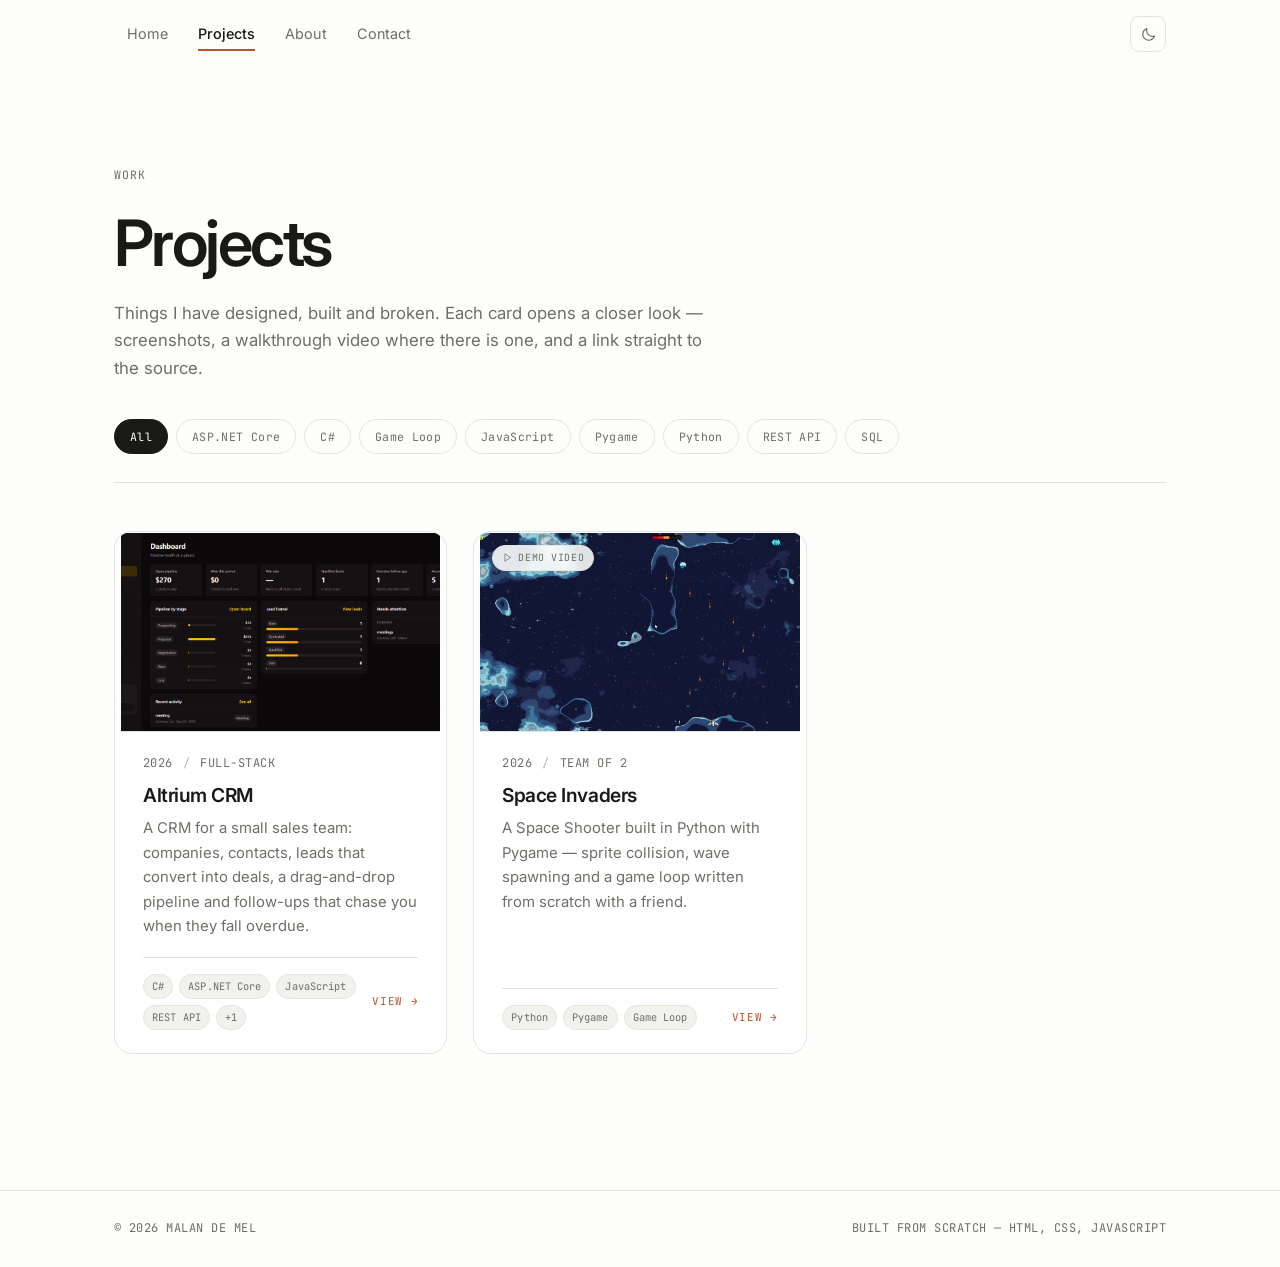
<file: projects.html>
<!DOCTYPE html>
<html lang="en">
<head>
<meta charset="UTF-8">
<meta name="viewport" content="width=device-width, initial-scale=1.0">
<title>Projects — Malan de Mel</title>
<meta name="description" content="Projects by Malan de Mel — full-stack web applications, C#/.NET APIs, JavaScript clients and Python games.">

<meta property="og:type" content="website">
<meta property="og:title" content="Projects — Malan de Mel">
<meta property="og:description" content="Full-stack web applications, C#/.NET APIs and Python games.">

<link rel="icon" href="favicon.svg" type="image/svg+xml">
<link rel="preconnect" href="https://fonts.googleapis.com">
<link rel="preconnect" href="https://fonts.gstatic.com" crossorigin>
<link href="https://fonts.googleapis.com/css2?family=Inter:wght@400;500;600;700&family=JetBrains+Mono:wght@400;500&display=swap" rel="stylesheet">
<link rel="stylesheet" href="css/style.css">
<script>
  try {
    var saved = localStorage.getItem('theme');
    if (saved) document.documentElement.setAttribute('data-theme', saved);
  } catch (e) {}
</script>
</head>
<body>

<a class="skip-link" href="#main">Skip to content</a>

<header class="site-header" id="siteHeader">
  <div class="wrap header-inner">
    <nav class="nav" id="nav" aria-label="Main">
      <a href="index.html" class="nav-link">Home</a>
      <a href="projects.html" class="nav-link is-active">Projects</a>
      <a href="index.html#about" class="nav-link">About</a>
      <a href="index.html#contact" class="nav-link">Contact</a>
    </nav>

    <div class="header-actions">
      <button class="icon-btn" id="themeToggle" type="button" aria-label="Switch colour theme">
        <svg class="icon-sun" viewBox="0 0 24 24" aria-hidden="true"><circle cx="12" cy="12" r="4.2"/><path d="M12 2.5v2.6M12 18.9v2.6M21.5 12h-2.6M5.1 12H2.5M18.7 5.3l-1.8 1.8M7.1 16.9l-1.8 1.8M18.7 18.7l-1.8-1.8M7.1 7.1L5.3 5.3"/></svg>
        <svg class="icon-moon" viewBox="0 0 24 24" aria-hidden="true"><path d="M20.5 14.2A8.5 8.5 0 0 1 9.8 3.5a8.5 8.5 0 1 0 10.7 10.7z"/></svg>
      </button>
      <button class="icon-btn menu-btn" id="menuToggle" type="button" aria-label="Open menu" aria-expanded="false" aria-controls="nav">
        <span class="bar"></span><span class="bar"></span>
      </button>
    </div>
  </div>
</header>

<main id="main">

  <section class="page-head wrap">
    <p class="eyebrow reveal">Work</p>
    <h1 class="page-title reveal">Projects</h1>
    <p class="page-lead reveal">
      Things I have designed, built and broken. Each card opens a closer look — screenshots,
      a walkthrough video where there is one, and a link straight to the source.
    </p>
  </section>

  <section class="wrap filter-bar-wrap">
    <div class="filter-bar reveal" id="filterBar" role="group" aria-label="Filter projects by technology"></div>
  </section>

  <section class="wrap projects-section">
    <div class="projects-grid" id="projectsGrid"></div>
    <p class="empty-state" id="emptyState" hidden>No projects match that filter.</p>
  </section>

</main>

<!-- ─────────────── PROJECT DETAIL MODAL ─────────────── -->
<div class="modal" id="projectModal" hidden>
  <div class="modal-backdrop" data-close-modal></div>

  <div class="modal-panel" role="dialog" aria-modal="true" aria-labelledby="modalTitle">
    <button class="modal-close" type="button" aria-label="Close" data-close-modal>
      <svg viewBox="0 0 24 24" aria-hidden="true"><path d="M6 6l12 12M18 6L6 18"/></svg>
    </button>

    <div class="modal-scroll" id="modalScroll">

      <div class="modal-media">
        <div class="media-stage" id="mediaStage"></div>
        <div class="media-thumbs" id="mediaThumbs"></div>
      </div>

      <div class="modal-body">
        <p class="modal-meta mono" id="modalMeta"></p>
        <h2 class="modal-title" id="modalTitle"></h2>
        <div class="modal-desc" id="modalDesc"></div>

        <div class="modal-block" id="modalHighlightsBlock">
          <h3 class="side-title mono">What it does</h3>
          <ul class="highlights" id="modalHighlights"></ul>
        </div>

        <div class="modal-block">
          <h3 class="side-title mono">Built with</h3>
          <ul class="tags" id="modalTags"></ul>
        </div>

        <div class="modal-actions" id="modalActions"></div>
      </div>

    </div>
  </div>
</div>

<footer class="site-footer">
  <div class="wrap footer-inner">
    <p class="mono">&copy; <span id="year">2026</span> Malan de Mel</p>
    <p class="mono footer-built">Built from scratch &mdash; HTML, CSS, JavaScript</p>
  </div>
</footer>

<script src="js/projects-data.js"></script>
<script src="js/main.js"></script>
<script src="js/projects.js"></script>
</body>
</html>
</file>
<file: css/style.css>
/* ============================================================
   Malan de Mel — portfolio
   Palette, type scale and layout primitives live at the top.
   Change --accent in one place to re-tint the whole site.
   ============================================================ */

/* ---------- 1. Design tokens ---------- */

:root {
  /* Light theme */
  --bg:          #fdfdfc;
  --bg-alt:      #f6f6f4;
  --surface:     #ffffff;
  --surface-2:   #f1f1ee;
  --text:        #191917;
  --muted:       #6e6e68;
  --border:      #e4e4df;
  --border-firm: #d6d6d0;
  --accent:      #b4552f;
  --accent-ink:  #ffffff;
  --accent-soft: #f6ebe5;
  --shadow:      0 1px 2px rgba(20, 20, 16, .04), 0 8px 24px rgba(20, 20, 16, .06);
  --shadow-lg:   0 24px 64px rgba(20, 20, 16, .18);

  /* Type */
  --font-sans: 'Inter', -apple-system, BlinkMacSystemFont, 'Segoe UI', Roboto, Helvetica, Arial, sans-serif;
  --font-mono: 'JetBrains Mono', ui-monospace, SFMono-Regular, Menlo, Consolas, monospace;

  /* Layout */
  --wrap: 1100px;
  --gutter: 24px;
  --radius: 12px;
  --radius-lg: 18px;
  --header-h: 68px;

  --ease: cubic-bezier(.22, .61, .36, 1);
  color-scheme: light;
}

/* Dark theme — applied by system preference unless the user chose light */
@media (prefers-color-scheme: dark) {
  :root:not([data-theme="light"]) {
    --bg:          #111110;
    --bg-alt:      #171715;
    --surface:     #1a1a18;
    --surface-2:   #232320;
    --text:        #f2f2ef;
    --muted:       #a0a099;
    --border:      #2b2b27;
    --border-firm: #3a3a34;
    --accent:      #e08a5f;
    --accent-ink:  #1a1006;
    --accent-soft: #2a1e16;
    --shadow:      0 1px 2px rgba(0, 0, 0, .3), 0 8px 24px rgba(0, 0, 0, .35);
    --shadow-lg:   0 24px 64px rgba(0, 0, 0, .6);
    color-scheme: dark;
  }
}

/* Dark theme — applied by explicit user choice */
:root[data-theme="dark"] {
  --bg:          #111110;
  --bg-alt:      #171715;
  --surface:     #1a1a18;
  --surface-2:   #232320;
  --text:        #f2f2ef;
  --muted:       #a0a099;
  --border:      #2b2b27;
  --border-firm: #3a3a34;
  --accent:      #e08a5f;
  --accent-ink:  #1a1006;
  --accent-soft: #2a1e16;
  --shadow:      0 1px 2px rgba(0, 0, 0, .3), 0 8px 24px rgba(0, 0, 0, .35);
  --shadow-lg:   0 24px 64px rgba(0, 0, 0, .6);
  color-scheme: dark;
}


/* ---------- 2. Reset & base ---------- */

*, *::before, *::after { box-sizing: border-box; }

html { -webkit-text-size-adjust: 100%; scroll-behavior: smooth; }

@media (prefers-reduced-motion: reduce) {
  html { scroll-behavior: auto; }
  *, *::before, *::after {
    animation-duration: .001ms !important;
    transition-duration: .001ms !important;
  }
}

body {
  margin: 0;
  background: var(--bg);
  color: var(--text);
  font-family: var(--font-sans);
  font-size: 16px;
  line-height: 1.65;
  -webkit-font-smoothing: antialiased;
  -moz-osx-font-smoothing: grayscale;
  overflow-x: hidden;
}

body.is-locked { overflow: hidden; }

h1, h2, h3, h4 { margin: 0; font-weight: 600; line-height: 1.15; letter-spacing: -.02em; }
p  { margin: 0 0 1.1em; }
ul { margin: 0; padding: 0; list-style: none; }
img, video { display: block; max-width: 100%; }

a { color: inherit; text-decoration: none; }

/* The hidden attribute must beat any display rule set later in this file.
   Without this, something like `.modal { display: grid }` silently defeats
   `<div hidden>` and the element stays on screen. */
[hidden] { display: none !important; }

button { font: inherit; color: inherit; background: none; border: 0; cursor: pointer; }

svg { fill: none; stroke: currentColor; stroke-width: 1.6; stroke-linecap: round; stroke-linejoin: round; }

:focus-visible {
  outline: 2px solid var(--accent);
  outline-offset: 3px;
  border-radius: 4px;
}

.mono {
  font-family: var(--font-mono);
  font-size: .75rem;
  letter-spacing: .04em;
  text-transform: uppercase;
}

.wrap {
  width: 100%;
  max-width: var(--wrap);
  margin-inline: auto;
  padding-inline: var(--gutter);
}

.skip-link {
  position: absolute;
  left: -9999px;
  top: 0;
  z-index: 200;
  background: var(--text);
  color: var(--bg);
  padding: 10px 18px;
  border-radius: 0 0 8px 0;
}
.skip-link:focus { left: 0; }


/* ---------- 3. Header ---------- */

.site-header {
  position: sticky;
  top: 0;
  z-index: 100;
  background: color-mix(in srgb, var(--bg) 82%, transparent);
  backdrop-filter: saturate(160%) blur(12px);
  -webkit-backdrop-filter: saturate(160%) blur(12px);
  border-bottom: 1px solid transparent;
  transition: border-color .25s var(--ease);
}
.site-header.is-scrolled { border-bottom-color: var(--border); }

.header-inner {
  height: var(--header-h);
  display: flex;
  align-items: center;
  justify-content: space-between;
  gap: 16px;
}

.nav { display: flex; align-items: center; gap: 4px; }

.nav-link {
  position: relative;
  padding: 7px 13px;
  border-radius: 8px;
  font-size: .9rem;
  color: var(--muted);
  transition: color .18s var(--ease), background-color .18s var(--ease);
}
.nav-link:hover { color: var(--text); background: var(--surface-2); }
.nav-link.is-active { color: var(--text); font-weight: 500; }
.nav-link.is-active::after {
  content: "";
  position: absolute;
  left: 13px;
  right: 13px;
  bottom: 2px;
  height: 1.5px;
  background: var(--accent);
}

.header-actions { display: flex; align-items: center; gap: 6px; margin-left: auto; }

.icon-btn {
  display: grid;
  place-items: center;
  width: 36px;
  height: 36px;
  border: 1px solid var(--border);
  border-radius: 9px;
  color: var(--muted);
  transition: color .18s var(--ease), border-color .18s var(--ease), background-color .18s var(--ease);
}
.icon-btn:hover { color: var(--text); border-color: var(--border-firm); background: var(--surface-2); }
.icon-btn svg { width: 17px; height: 17px; }

/* Show the icon for the theme you would switch TO */
.icon-moon { display: block; }
.icon-sun  { display: none; }
:root[data-theme="dark"] .icon-moon { display: none; }
:root[data-theme="dark"] .icon-sun  { display: block; }
@media (prefers-color-scheme: dark) {
  :root:not([data-theme="light"]) .icon-moon { display: none; }
  :root:not([data-theme="light"]) .icon-sun  { display: block; }
}

.menu-btn { display: none; flex-direction: column; gap: 4px; }
.menu-btn .bar {
  width: 15px;
  height: 1.5px;
  background: currentColor;
  transition: transform .22s var(--ease), opacity .22s var(--ease);
}
.menu-btn[aria-expanded="true"] .bar:first-child { transform: translateY(2.75px) rotate(45deg); }
.menu-btn[aria-expanded="true"] .bar:last-child  { transform: translateY(-2.75px) rotate(-45deg); }


/* ---------- 4. Buttons & tags ---------- */

.btn {
  display: inline-flex;
  align-items: center;
  gap: 8px;
  padding: 11px 20px;
  border-radius: 10px;
  border: 1px solid transparent;
  font-size: .9rem;
  font-weight: 500;
  transition: transform .18s var(--ease), background-color .18s var(--ease),
              border-color .18s var(--ease), color .18s var(--ease);
}
.btn:active { transform: translateY(1px); }

.btn-primary { background: var(--text); color: var(--bg); }
.btn-primary:hover { background: var(--accent); color: var(--accent-ink); }

.btn-ghost { border-color: var(--border-firm); color: var(--text); }
.btn-ghost:hover { border-color: var(--text); background: var(--surface-2); }

.btn-sm { padding: 9px 15px; font-size: .84rem; }

.tags { display: flex; flex-wrap: wrap; gap: 7px; }

.tag {
  padding: 4px 10px;
  border: 1px solid var(--border);
  border-radius: 100px;
  background: var(--surface-2);
  font-family: var(--font-mono);
  font-size: .7rem;
  letter-spacing: .01em;
  color: var(--muted);
  white-space: nowrap;
}


/* ---------- 5. Hero ---------- */

.hero {
  display: grid;
  grid-template-columns: 1.25fr .85fr;
  gap: 56px;
  align-items: center;
  padding-block: clamp(56px, 10vw, 120px) clamp(48px, 8vw, 96px);
}

.eyebrow {
  margin-bottom: 22px;
  font-family: var(--font-mono);
  font-size: .72rem;
  letter-spacing: .08em;
  text-transform: uppercase;
  color: var(--muted);
}

.hero-title {
  font-size: clamp(3rem, 9vw, 5.25rem);
  letter-spacing: -.045em;
  margin-bottom: 18px;
}

.hero-role {
  margin-bottom: 26px;
  font-size: clamp(1.05rem, 2.4vw, 1.3rem);
  font-weight: 500;
  color: var(--accent);
  letter-spacing: -.015em;
}

.hero-blurb {
  max-width: 46ch;
  margin-bottom: 34px;
  font-size: 1.02rem;
  color: var(--muted);
}

.hero-cta { display: flex; flex-wrap: wrap; gap: 12px; margin-bottom: 40px; }

.hero-links { display: flex; flex-wrap: wrap; gap: 26px; }
.hero-links a {
  position: relative;
  font-family: var(--font-mono);
  font-size: .74rem;
  letter-spacing: .06em;
  text-transform: uppercase;
  color: var(--muted);
  transition: color .18s var(--ease);
}
.hero-links a::after {
  content: "";
  position: absolute;
  left: 0;
  right: 0;
  bottom: -4px;
  height: 1px;
  background: currentColor;
  transform: scaleX(0);
  transform-origin: left;
  transition: transform .26s var(--ease);
}
.hero-links a:hover { color: var(--text); }
.hero-links a:hover::after { transform: scaleX(1); }

.photo-frame {
  position: relative;
  aspect-ratio: 4 / 5;
  max-width: 340px;
  margin-left: auto;
  border: 1px solid var(--border);
  border-radius: var(--radius-lg);
  overflow: hidden;
  background: var(--surface-2);
  box-shadow: var(--shadow);
}
.photo-frame img { width: 100%; height: 100%; object-fit: cover; }


/* ---------- 6. Sections ---------- */

.section { padding-block: clamp(48px, 8vw, 88px); }

.section-head {
  display: flex;
  align-items: baseline;
  gap: 18px;
  padding-bottom: 20px;
  margin-bottom: 40px;
  border-bottom: 1px solid var(--border);
}

.section-num { color: var(--accent); }

.section-title {
  font-size: clamp(1.5rem, 3.6vw, 2rem);
  letter-spacing: -.03em;
}

.section-link {
  margin-left: auto;
  font-size: .86rem;
  color: var(--muted);
  transition: color .18s var(--ease);
}
.section-link:hover { color: var(--accent); }

.side-title {
  margin-bottom: 14px;
  font-size: .72rem;
  font-weight: 500;
  letter-spacing: .08em;
  text-transform: uppercase;
  color: var(--muted);
}


/* ---------- 7. About ---------- */

.about-grid {
  display: grid;
  grid-template-columns: 1.6fr 1fr;
  gap: 56px;
  margin-bottom: 64px;
}

.about-copy p { font-size: 1.02rem; color: var(--muted); max-width: 60ch; }
.about-copy p:last-child { margin-bottom: 0; }

.about-side {
  padding: 24px;
  border: 1px solid var(--border);
  border-radius: var(--radius);
  background: var(--bg-alt);
  align-self: start;
}
.edu-degree { margin-bottom: 2px; font-weight: 600; }
.edu-school { margin-bottom: 6px; color: var(--muted); font-size: .94rem; }
.edu-dates  { margin-bottom: 0; color: var(--muted); }

.skills {
  display: grid;
  grid-template-columns: repeat(3, 1fr);
  gap: 36px;
  padding-top: 40px;
  border-top: 1px solid var(--border);
}


/* ---------- 8. Contact ---------- */

.contact-lead { max-width: 52ch; margin-bottom: 36px; font-size: 1.02rem; color: var(--muted); }

.contact-list { border-top: 1px solid var(--border); }
.contact-list li {
  display: flex;
  align-items: baseline;
  gap: 24px;
  padding: 18px 4px;
  border-bottom: 1px solid var(--border);
  transition: padding-left .22s var(--ease);
}
.contact-list li:hover { padding-left: 12px; }

.contact-label { flex: 0 0 90px; color: var(--muted); }

.contact-value {
  font-size: clamp(1rem, 2.4vw, 1.2rem);
  font-weight: 500;
  letter-spacing: -.02em;
  word-break: break-word;
  transition: color .18s var(--ease);
}
.contact-list li:hover .contact-value { color: var(--accent); }


/* ---------- 9. Footer ---------- */

.site-footer { border-top: 1px solid var(--border); margin-top: 40px; }
.footer-inner {
  display: flex;
  flex-wrap: wrap;
  gap: 12px;
  justify-content: space-between;
  padding-block: 28px;
}
.footer-inner p { margin: 0; color: var(--muted); }


/* ---------- 10. Projects page header ---------- */

.page-head { padding-block: clamp(48px, 9vw, 96px) 36px; }
.page-title {
  font-size: clamp(2.5rem, 7vw, 4rem);
  letter-spacing: -.04em;
  margin-bottom: 20px;
}
.page-lead { max-width: 56ch; font-size: 1.05rem; color: var(--muted); margin-bottom: 0; }

.filter-bar-wrap { padding-bottom: 8px; }
.filter-bar {
  display: flex;
  flex-wrap: wrap;
  gap: 8px;
  padding-bottom: 28px;
  border-bottom: 1px solid var(--border);
}

.chip {
  padding: 7px 15px;
  border: 1px solid var(--border);
  border-radius: 100px;
  font-family: var(--font-mono);
  font-size: .72rem;
  letter-spacing: .03em;
  color: var(--muted);
  transition: color .18s var(--ease), border-color .18s var(--ease), background-color .18s var(--ease);
}
.chip:hover { color: var(--text); border-color: var(--border-firm); }
.chip.is-active { background: var(--text); border-color: var(--text); color: var(--bg); }

.projects-section { padding-block: 40px clamp(56px, 9vw, 96px); }

.empty-state { padding: 60px 0; text-align: center; color: var(--muted); }


/* ---------- 11. Project cards ---------- */

.projects-grid,
.featured-grid {
  display: grid;
  grid-template-columns: repeat(auto-fill, minmax(320px, 1fr));
  gap: 26px;
}

.card {
  display: flex;
  flex-direction: column;
  text-align: left;
  width: 100%;
  border: 1px solid var(--border);
  border-radius: var(--radius-lg);
  background: var(--surface);
  overflow: hidden;
  transition: transform .28s var(--ease), border-color .28s var(--ease), box-shadow .28s var(--ease);
}
.card:hover {
  transform: translateY(-4px);
  border-color: var(--border-firm);
  box-shadow: var(--shadow);
}

.card-thumb {
  position: relative;
  aspect-ratio: 16 / 10;
  background: var(--surface-2);
  overflow: hidden;
  border-bottom: 1px solid var(--border);
}
.card-thumb img {
  width: 100%;
  height: 100%;
  object-fit: cover;
  transition: transform .5s var(--ease);
}
.card:hover .card-thumb img { transform: scale(1.03); }

.card-badge {
  position: absolute;
  top: 12px;
  left: 12px;
  display: inline-flex;
  align-items: center;
  gap: 5px;
  padding: 4px 9px;
  border-radius: 100px;
  background: color-mix(in srgb, var(--bg) 88%, transparent);
  backdrop-filter: blur(6px);
  -webkit-backdrop-filter: blur(6px);
  border: 1px solid var(--border);
  font-family: var(--font-mono);
  font-size: .62rem;
  letter-spacing: .06em;
  text-transform: uppercase;
  color: var(--muted);
}
.card-badge svg { width: 11px; height: 11px; }

.card-body { display: flex; flex-direction: column; flex: 1; padding: 22px; }

.card-meta {
  display: flex;
  gap: 10px;
  margin-bottom: 10px;
  color: var(--muted);
}
.card-meta .dot { opacity: .5; }

.card-title {
  margin-bottom: 10px;
  font-size: 1.2rem;
  letter-spacing: -.025em;
  transition: color .18s var(--ease);
}
.card:hover .card-title { color: var(--accent); }

.card-summary {
  flex: 1;
  margin-bottom: 18px;
  font-size: .93rem;
  color: var(--muted);
}

.card-foot {
  display: flex;
  align-items: center;
  justify-content: space-between;
  gap: 12px;
  padding-top: 16px;
  border-top: 1px solid var(--border);
}

.card-stack { display: flex; flex-wrap: wrap; gap: 6px; }
.card-stack .tag { font-size: .65rem; padding: 3px 8px; }

.card-open {
  flex-shrink: 0;
  font-family: var(--font-mono);
  font-size: .68rem;
  letter-spacing: .06em;
  text-transform: uppercase;
  color: var(--accent);
}


/* ---------- 12. Modal ---------- */

.modal {
  position: fixed;
  inset: 0;
  z-index: 200;
  display: grid;
  place-items: center;
  padding: clamp(12px, 4vw, 40px);
}

.modal-backdrop {
  position: absolute;
  inset: 0;
  background: rgba(16, 16, 14, .55);
  backdrop-filter: blur(4px);
  -webkit-backdrop-filter: blur(4px);
  animation: fade .24s var(--ease);
}

.modal-panel {
  position: relative;
  width: min(880px, 100%);
  max-height: min(88vh, 900px);
  display: flex;
  flex-direction: column;
  background: var(--bg);
  border: 1px solid var(--border);
  border-radius: var(--radius-lg);
  box-shadow: var(--shadow-lg);
  overflow: hidden;
  animation: pop .3s var(--ease);
}

@keyframes fade { from { opacity: 0; } }
@keyframes pop  { from { opacity: 0; transform: translateY(14px) scale(.985); } }

.modal-close {
  position: absolute;
  top: 14px;
  right: 14px;
  z-index: 3;
  display: grid;
  place-items: center;
  width: 34px;
  height: 34px;
  border-radius: 9px;
  background: color-mix(in srgb, var(--bg) 85%, transparent);
  backdrop-filter: blur(8px);
  -webkit-backdrop-filter: blur(8px);
  border: 1px solid var(--border);
  color: var(--text);
  transition: background-color .18s var(--ease), transform .18s var(--ease);
}
.modal-close:hover { background: var(--surface-2); transform: rotate(90deg); }
.modal-close svg { width: 15px; height: 15px; }

.modal-scroll { overflow-y: auto; overscroll-behavior: contain; }

.media-stage {
  position: relative;
  aspect-ratio: 16 / 9;
  background: var(--surface-2);
  border-bottom: 1px solid var(--border);
}
/* contain, not cover: UI screenshots are wider than the 16:9 stage, and
   cropping them cuts the edges off the interface. Letterboxing onto the
   surface colour keeps the whole screen visible. */
.media-stage img,
.media-stage video,
.media-stage iframe {
  width: 100%;
  height: 100%;
  object-fit: contain;
  border: 0;
  display: block;
}

.media-thumbs {
  display: flex;
  gap: 8px;
  padding: 12px 16px;
  overflow-x: auto;
  border-bottom: 1px solid var(--border);
  background: var(--bg-alt);
}
.media-thumbs:empty { display: none; }

.thumb {
  position: relative;
  flex: 0 0 auto;
  width: 72px;
  aspect-ratio: 16 / 10;
  border: 1px solid var(--border);
  border-radius: 7px;
  overflow: hidden;
  background: var(--surface-2);
  opacity: .58;
  transition: opacity .18s var(--ease), border-color .18s var(--ease);
}
.thumb img { width: 100%; height: 100%; object-fit: cover; }
.thumb:hover { opacity: .85; }
.thumb.is-active { opacity: 1; border-color: var(--accent); }

.thumb-play {
  position: absolute;
  inset: 0;
  display: grid;
  place-items: center;
  background: rgba(0, 0, 0, .35);
  color: #fff;
}
.thumb-play svg { width: 14px; height: 14px; fill: currentColor; stroke: none; }

.modal-body { padding: 28px clamp(20px, 4vw, 34px) 34px; }

.modal-meta { margin-bottom: 12px; color: var(--muted); }

.modal-title {
  margin-bottom: 18px;
  font-size: clamp(1.5rem, 4vw, 2rem);
  letter-spacing: -.035em;
}

.modal-desc p { color: var(--muted); max-width: 62ch; }
.modal-desc p:last-child { margin-bottom: 0; }

.modal-block { padding-top: 26px; margin-top: 26px; border-top: 1px solid var(--border); }

.highlights { display: grid; gap: 10px; }
.highlights li {
  position: relative;
  padding-left: 20px;
  color: var(--muted);
  font-size: .95rem;
}
.highlights li::before {
  content: "";
  position: absolute;
  left: 2px;
  top: .65em;
  width: 5px;
  height: 5px;
  border-radius: 50%;
  background: var(--accent);
}

.modal-actions { display: flex; flex-wrap: wrap; gap: 10px; margin-top: 30px; }
.modal-actions .btn svg { width: 15px; height: 15px; }


/* ---------- 13. Scroll reveal ---------- */

/* Content is hidden only once main.js has confirmed it is running. If the
   script fails to load, nothing is ever hidden and the page still reads. */
.js-reveal .reveal {
  opacity: 0;
  transform: translateY(16px);
  transition: opacity .6s var(--ease), transform .6s var(--ease);
}
.js-reveal .reveal.is-in { opacity: 1; transform: none; }

@media (prefers-reduced-motion: reduce) {
  .js-reveal .reveal { opacity: 1; transform: none; }
}


/* ---------- 14. Responsive ---------- */

@media (max-width: 900px) {
  .hero { grid-template-columns: 1fr; gap: 40px; }
  .hero-photo { order: -1; }
  .photo-frame { margin-left: 0; max-width: 240px; aspect-ratio: 1 / 1; }
  .about-grid { grid-template-columns: 1fr; gap: 36px; }
  .skills { grid-template-columns: 1fr 1fr; gap: 28px; }
}

@media (max-width: 720px) {
  :root { --gutter: 20px; }

  .menu-btn { display: flex; }

  .nav {
    position: absolute;
    top: var(--header-h);
    left: 0;
    right: 0;
    flex-direction: column;
    align-items: stretch;
    gap: 2px;
    padding: 10px var(--gutter) 18px;
    background: var(--bg);
    border-bottom: 1px solid var(--border);
    box-shadow: var(--shadow);
    opacity: 0;
    visibility: hidden;
    transform: translateY(-8px);
    transition: opacity .2s var(--ease), transform .2s var(--ease), visibility .2s;
  }
  .nav.is-open { opacity: 1; visibility: visible; transform: none; }
  .nav-link { padding: 11px 12px; font-size: .95rem; }
  .nav-link.is-active::after { display: none; }

  .section-head { flex-wrap: wrap; gap: 10px 14px; }
  .section-link { margin-left: 0; flex-basis: 100%; }

  .skills { grid-template-columns: 1fr; }

  .contact-list li { flex-direction: column; gap: 4px; }
  .contact-label { flex-basis: auto; }

  .projects-grid, .featured-grid { grid-template-columns: 1fr; gap: 20px; }

  .modal { padding: 0; }
  .modal-panel { max-height: 100vh; height: 100%; width: 100%; border-radius: 0; border: 0; }
}

@media (max-width: 420px) {
  .hero-cta { flex-direction: column; align-items: stretch; }
  .hero-cta .btn { justify-content: center; }
}
</file>
